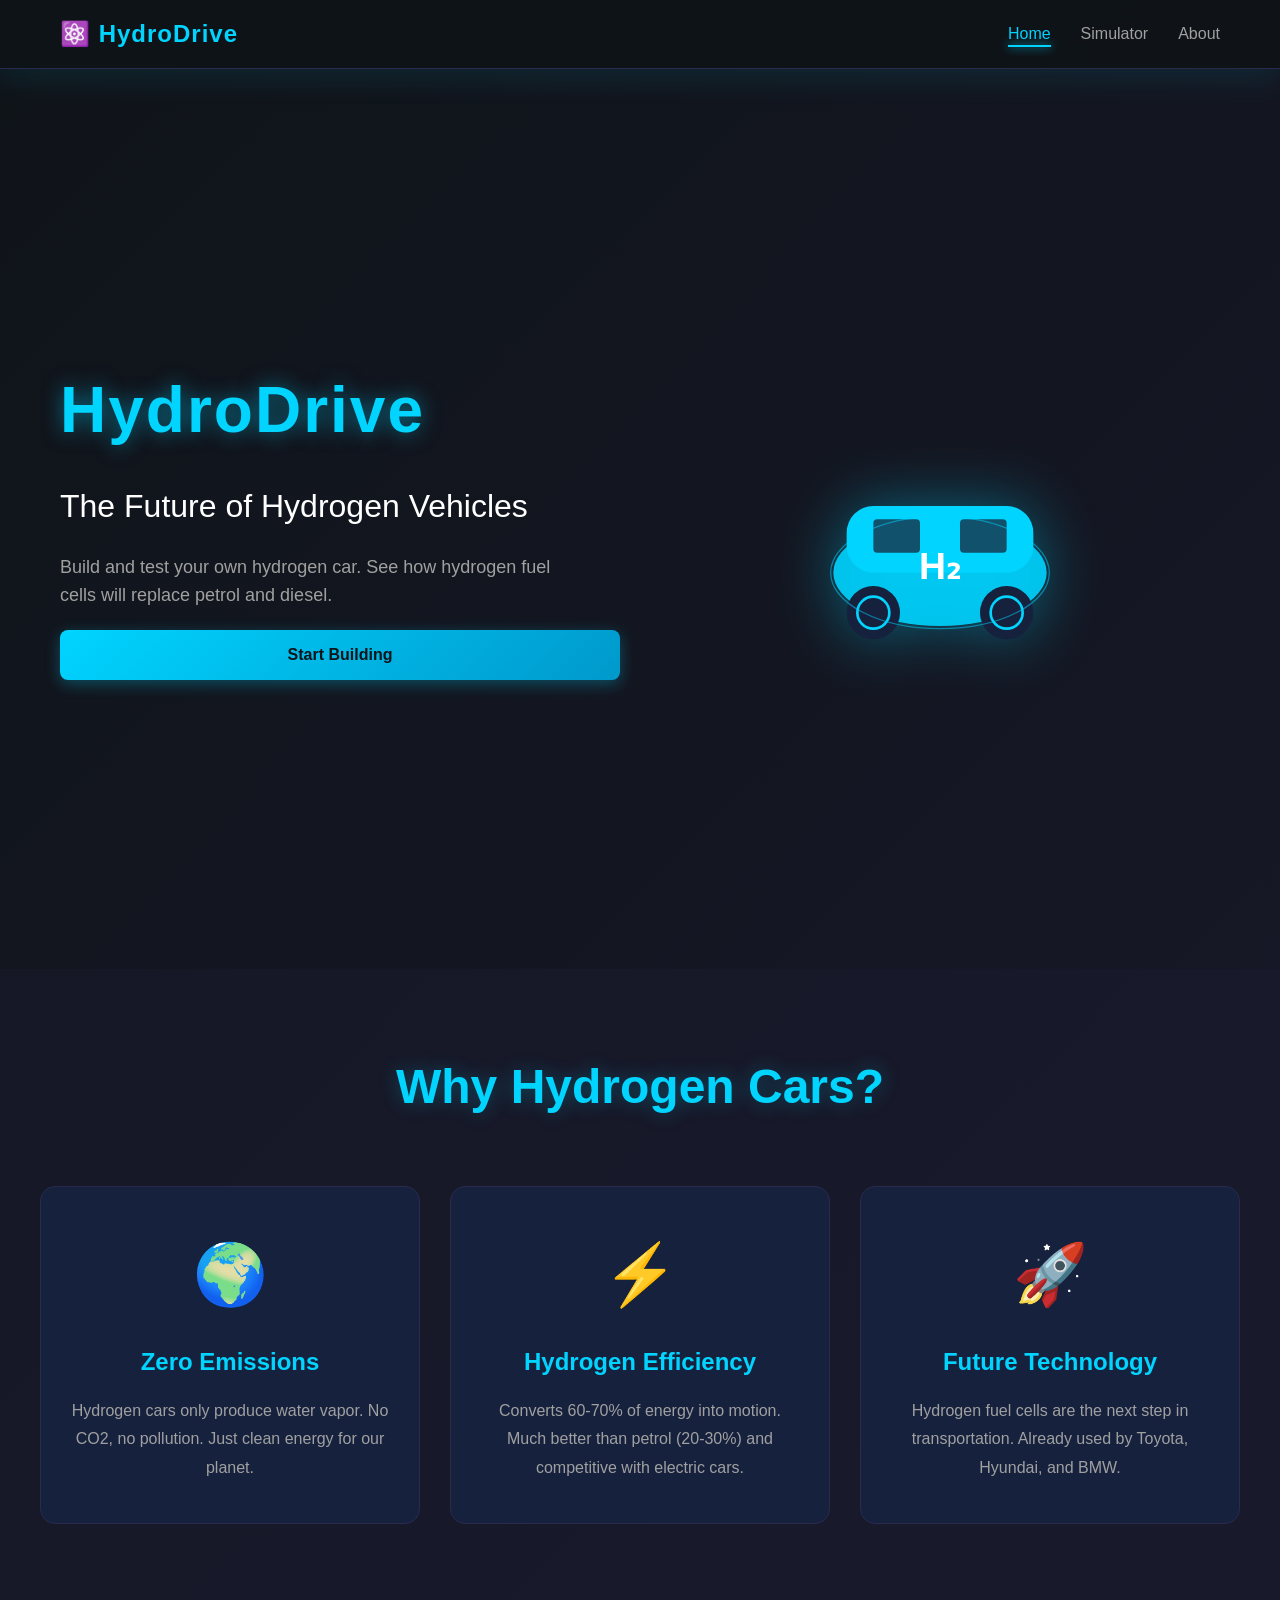
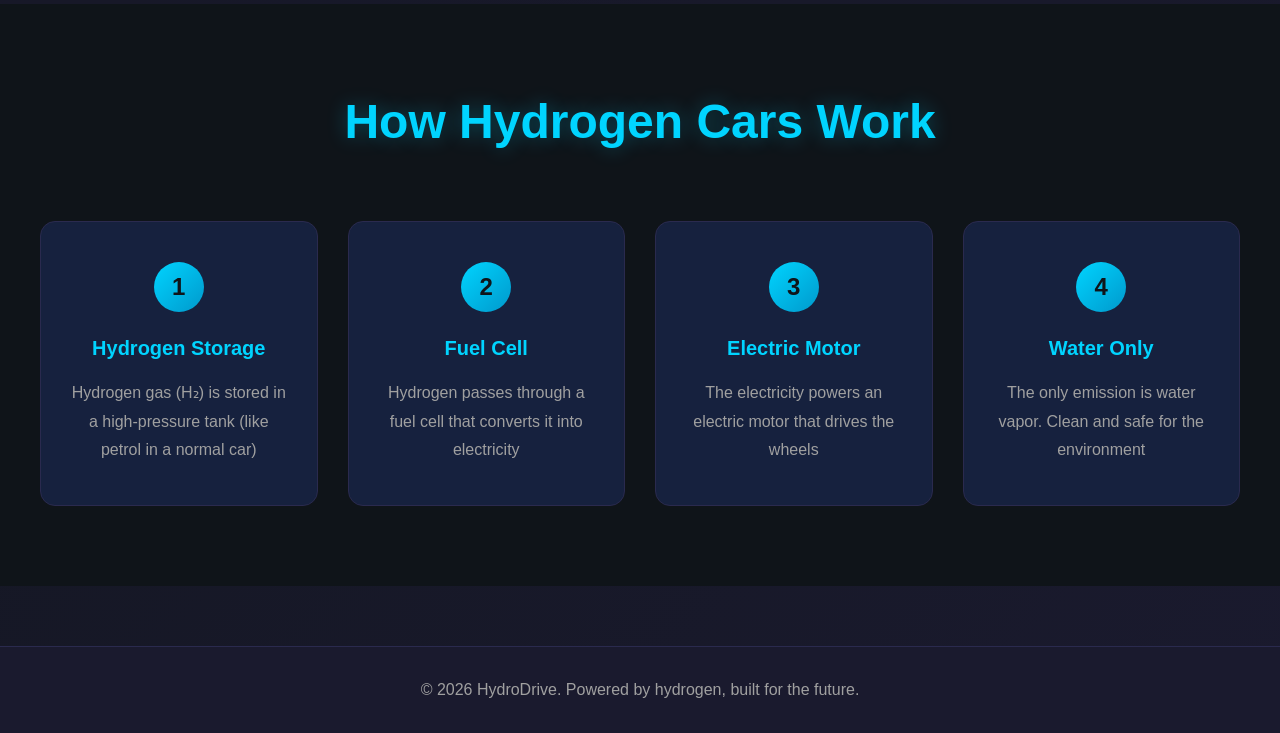
<file: index.html>
<!DOCTYPE html>
<html lang="en">
<head>
    <meta charset="UTF-8">
    <meta name="viewport" content="width=device-width, initial-scale=1.0">
    <title>HydroDrive - Hydrogen Car Builder</title>
    <link rel="stylesheet" href="style.css">
</head>
<body>
    <!-- Navigation Bar -->
    <nav class="navbar">
        <div class="nav-container">
            <div class="logo">⚛️ HydroDrive</div>
            <ul class="nav-menu">
                <li><a href="#home" class="nav-link active">Home</a></li>
                <li><a href="simulator.html" class="nav-link">Simulator</a></li>
                <li><a href="#about" class="nav-link">About</a></li>
            </ul>
            <div class="hamburger">
                <span></span>
                <span></span>
                <span></span>
            </div>
        </div>
    </nav>

    <!-- HOME PAGE -->
    <div id="home" class="page home-page active">
        <!-- Hero Section -->
        <section class="hero">
            <div class="hero-content">
                <h1 class="hero-title">HydroDrive</h1>
                <p class="hero-subtitle">The Future of Hydrogen Vehicles</p>
                <p class="hero-description">Build and test your own hydrogen car. See how hydrogen fuel cells will replace petrol and diesel.</p>
                <a href="simulator.html" class="btn btn-primary">Start Building</a>
            </div>
            <div class="hero-image">
                <svg viewBox="0 0 300 200" class="car-svg">
                    <!-- Car Body -->
                    <ellipse cx="150" cy="140" rx="80" ry="40" fill="#00d4ff" opacity="0.9"/>
                    <!-- Car Top -->
                    <rect x="80" y="90" width="140" height="50" rx="20" fill="#00d4ff"/>
                    <!-- Windows -->
                    <rect x="100" y="100" width="35" height="25" fill="#1a1a2e" opacity="0.7" rx="3"/>
                    <rect x="165" y="100" width="35" height="25" fill="#1a1a2e" opacity="0.7" rx="3"/>
                    <!-- Wheels -->
                    <circle cx="100" cy="170" r="20" fill="#16213e"/>
                    <circle cx="200" cy="170" r="20" fill="#16213e"/>
                    <!-- Wheel Details -->
                    <circle cx="100" cy="170" r="12" fill="none" stroke="#00d4ff" stroke-width="2"/>
                    <circle cx="200" cy="170" r="12" fill="none" stroke="#00d4ff" stroke-width="2"/>
                    <!-- H2 Symbol (Hydrogen) -->
                    <text x="150" y="145" text-anchor="middle" font-size="28" fill="#fff" font-weight="bold">H₂</text>
                    <!-- Glow effect -->
                    <ellipse cx="150" cy="140" rx="82" ry="42" fill="none" stroke="#00d4ff" stroke-width="1" opacity="0.5"/>
                </svg>
            </div>
        </section>

        <!-- Features Section -->
        <section class="features" id="about">
            <h2 class="section-title">Why Hydrogen Cars?</h2>
            <div class="features-grid">
                <!-- Feature 1 -->
                <div class="feature-card">
                    <div class="feature-icon">🌍</div>
                    <h3>Zero Emissions</h3>
                    <p>Hydrogen cars only produce water vapor. No CO2, no pollution. Just clean energy for our planet.</p>
                </div>
                <!-- Feature 2 -->
                <div class="feature-card">
                    <div class="feature-icon">⚡</div>
                    <h3>Hydrogen Efficiency</h3>
                    <p>Converts 60-70% of energy into motion. Much better than petrol (20-30%) and competitive with electric cars.</p>
                </div>
                <!-- Feature 3 -->
                <div class="feature-card">
                    <div class="feature-icon">🚀</div>
                    <h3>Future Technology</h3>
                    <p>Hydrogen fuel cells are the next step in transportation. Already used by Toyota, Hyundai, and BMW.</p>
                </div>
            </div>
        </section>

        <!-- How It Works Section -->
        <section class="how-it-works">
            <h2 class="section-title">How Hydrogen Cars Work</h2>
            <div class="steps-container">
                <div class="step">
                    <div class="step-number">1</div>
                    <h3>Hydrogen Storage</h3>
                    <p>Hydrogen gas (H₂) is stored in a high-pressure tank (like petrol in a normal car)</p>
                </div>
                <div class="step">
                    <div class="step-number">2</div>
                    <h3>Fuel Cell</h3>
                    <p>Hydrogen passes through a fuel cell that converts it into electricity</p>
                </div>
                <div class="step">
                    <div class="step-number">3</div>
                    <h3>Electric Motor</h3>
                    <p>The electricity powers an electric motor that drives the wheels</p>
                </div>
                <div class="step">
                    <div class="step-number">4</div>
                    <h3>Water Only</h3>
                    <p>The only emission is water vapor. Clean and safe for the environment</p>
                </div>
            </div>
        </section>
    </div>

    <!-- Footer -->
    <footer class="footer">
        <p>&copy; 2026 HydroDrive. Powered by hydrogen, built for the future.</p>
    </footer>

    <script src="script.js"></script>
</body>
</html>
</file>
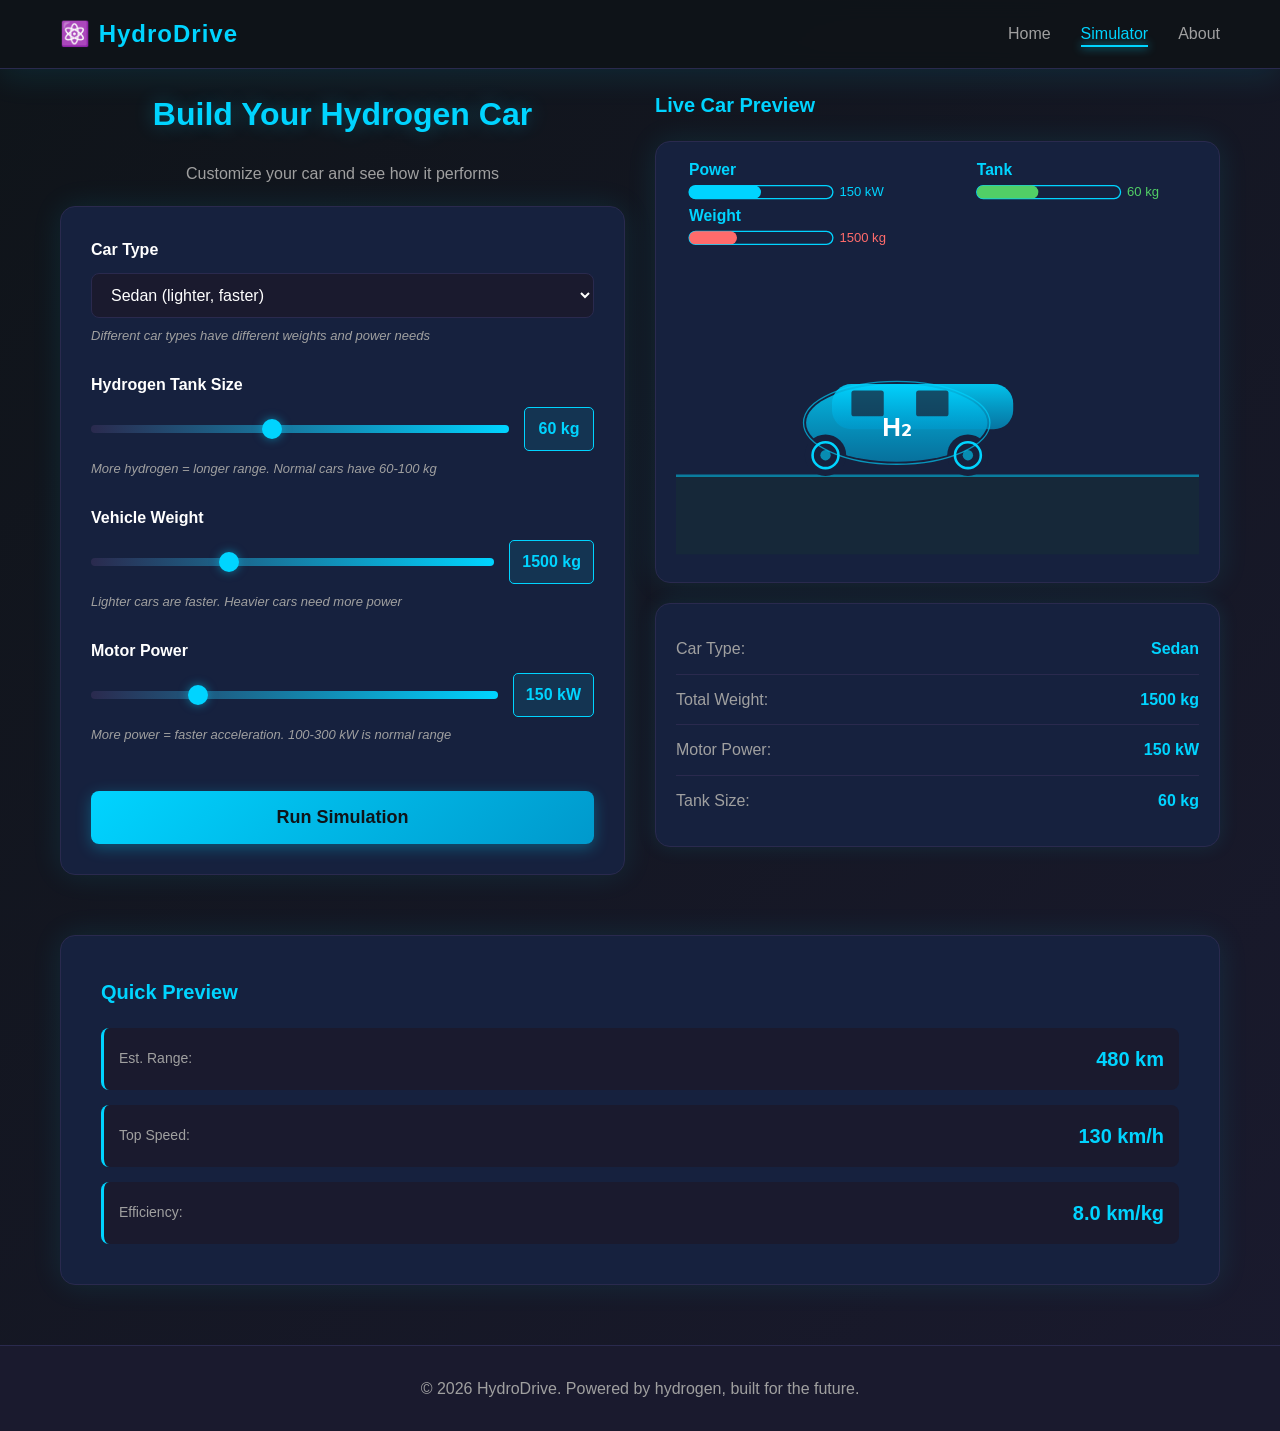
<file: simulator.html>
<!DOCTYPE html>
<html lang="en">
<head>
    <meta charset="UTF-8">
    <meta name="viewport" content="width=device-width, initial-scale=1.0">
    <title>HydroDrive - Hydrogen Car Builder</title>
    <link rel="stylesheet" href="style.css">
</head>
<body>
    <!-- Navigation Bar -->
    <nav class="navbar">
        <div class="nav-container">
            <div class="logo">⚛️ HydroDrive</div>
            <ul class="nav-menu">
                <li><a href="index.html" class="nav-link">Home</a></li>
                <li><a href="#" class="nav-link active">Simulator</a></li>
                <li><a href="index.html#about" class="nav-link">About</a></li>
            </ul>
            <div class="hamburger">
                <span></span>
                <span></span>
                <span></span>
            </div>
        </div>
    </nav>

    <!-- SIMULATOR PAGE -->
    <div id="simulator-page" class="page simulator-page active">
        <div class="page-container">
            <!-- Builder and Car Preview Layout -->
            <div class="builder-and-preview">
                <!-- Builder Panel (Left) -->
                <section class="builder-section">
                    <h2 class="section-title">Build Your Hydrogen Car</h2>
                    <p class="section-description">Customize your car and see how it performs</p>

                    <div class="builder-panel">
                        <!-- Car Type Selection -->
                        <div class="control-group">
                            <label for="carType">Car Type</label>
                            <select id="carType" class="input-select">
                                <option value="sedan">Sedan (lighter, faster)</option>
                                <option value="suv">SUV (heavier, more power)</option>
                                <option value="sports">Sports Car (lightest, most speed)</option>
                            </select>
                            <p class="input-info">Different car types have different weights and power needs</p>
                        </div>

                        <!-- Hydrogen Tank Size -->
                        <div class="control-group">
                            <label for="tankSize">Hydrogen Tank Size</label>
                            <div class="slider-container">
                                <input type="range" id="tankSize" min="30" max="100" value="60" class="input-slider">
                                <span class="slider-value" id="tankValue">60 kg</span>
                            </div>
                            <p class="input-info">More hydrogen = longer range. Normal cars have 60-100 kg</p>
                        </div>

                        <!-- Vehicle Weight -->
                        <div class="control-group">
                            <label for="weight">Vehicle Weight</label>
                            <div class="slider-container">
                                <input type="range" id="weight" min="1000" max="2500" step="100" value="1500" class="input-slider">
                                <span class="slider-value" id="weightValue">1500 kg</span>
                            </div>
                            <p class="input-info">Lighter cars are faster. Heavier cars need more power</p>
                        </div>

                        <!-- Motor Power -->
                        <div class="control-group">
                            <label for="motorPower">Motor Power</label>
                            <div class="slider-container">
                                <input type="range" id="motorPower" min="100" max="300" step="10" value="150" class="input-slider">
                                <span class="slider-value" id="motorValue">150 kW</span>
                            </div>
                            <p class="input-info">More power = faster acceleration. 100-300 kW is normal range</p>
                        </div>

                        <!-- Run Simulation Button -->
                        <button class="btn btn-primary btn-large" id="runSimBtn">Run Simulation</button>
                    </div>
                </section>

                <!-- Car Model Preview (Right) -->
                <section class="car-preview-section">
                    <h3>Live Car Preview</h3>
                    <div class="car-model-container">
                        <svg id="carModel" class="car-model" viewBox="0 0 400 300">
                            <!-- Background -->
                            <defs>
                                <linearGradient id="carGradient" x1="0%" y1="0%" x2="0%" y2="100%">
                                    <stop offset="0%" style="stop-color:#00d4ff;stop-opacity:0.9" />
                                    <stop offset="100%" style="stop-color:#0099cc;stop-opacity:0.7" />
                                </linearGradient>
                            </defs>

                            <!-- Ground/Track -->
                            <rect x="0" y="240" width="400" height="60" fill="#1a3a2e" opacity="0.3"/>
                            <line x1="0" y1="240" x2="400" y2="240" stroke="#00d4ff" stroke-width="2" opacity="0.5"/>
                            
                            <!-- Car Group -->
                            <g id="carGroup" transform="translate(50, 150)">
                                <!-- Car Body -->
                                <ellipse id="carBody" cx="120" cy="50" rx="70" ry="30" fill="url(#carGradient)" opacity="0.95"/>
                                
                                <!-- Car Top/Cabin -->
                                <rect id="carTop" x="70" y="20" width="100" height="35" rx="15" fill="url(#carGradient)"/>
                                
                                <!-- Windows -->
                                <rect id="window1" x="85" y="25" width="25" height="20" fill="#1a1a2e" opacity="0.7" rx="2"/>
                                <rect id="window2" x="135" y="25" width="25" height="20" fill="#1a1a2e" opacity="0.7" rx="2"/>
                                
                                <!-- Wheels -->
                                <g id="wheel1">
                                    <circle cx="65" cy="75" r="16" fill="#16213e"/>
                                    <circle cx="65" cy="75" r="10" fill="none" stroke="#00d4ff" stroke-width="2"/>
                                    <circle cx="65" cy="75" r="4" fill="#00d4ff" opacity="0.6"/>
                                </g>
                                <g id="wheel2">
                                    <circle cx="175" cy="75" r="16" fill="#16213e"/>
                                    <circle cx="175" cy="75" r="10" fill="none" stroke="#00d4ff" stroke-width="2"/>
                                    <circle cx="175" cy="75" r="4" fill="#00d4ff" opacity="0.6"/>
                                </g>
                                
                                <!-- Hydrogen Symbol -->
                                <text id="hydrogenSymbol" x="120" y="60" text-anchor="middle" font-size="20" fill="#fff" font-weight="bold">H₂</text>
                                
                                <!-- Glow effect -->
                                <ellipse id="carGlow" cx="120" cy="50" rx="72" ry="32" fill="none" stroke="#00d4ff" stroke-width="1" opacity="0.5"/>
                            </g>
                            
                            <!-- Performance Indicators -->
                            <g id="perfBars" transform="translate(10, 10)">
                                <!-- Power Bar -->
                                <text x="0" y="0" font-size="12" fill="#00d4ff" font-weight="bold">Power</text>
                                <rect x="0" y="8" width="110" height="10" fill="none" stroke="#00d4ff" stroke-width="1" rx="5"/>
                                <rect id="powerBar" x="0" y="8" width="55" height="10" fill="#00d4ff" rx="5"/>
                                <text id="powerText" x="115" y="16" font-size="10" fill="#00d4ff">150 kW</text>
                                
                                <!-- Weight Bar -->
                                <text x="0" y="35" font-size="12" fill="#00d4ff" font-weight="bold">Weight</text>
                                <rect x="0" y="43" width="110" height="10" fill="none" stroke="#00d4ff" stroke-width="1" rx="5"/>
                                <rect id="weightBar" x="0" y="43" width="55" height="10" fill="#ff6b6b" rx="5"/>
                                <text id="weightText" x="115" y="51" font-size="10" fill="#ff6b6b">1500 kg</text>
                                
                                <!-- Tank Bar -->
                                <text x="220" y="0" font-size="12" fill="#00d4ff" font-weight="bold">Tank</text>
                                <rect x="220" y="8" width="110" height="10" fill="none" stroke="#00d4ff" stroke-width="1" rx="5"/>
                                <rect id="tankBar" x="220" y="8" width="55" height="10" fill="#51cf66" rx="5"/>
                                <text id="tankText" x="335" y="16" font-size="10" fill="#51cf66">60 kg</text>
                            </g>
                        </svg>
                    </div>
                    
                    <!-- Car Info Display -->
                    <div class="car-info-display">
                        <div class="info-row">
                            <span class="info-label">Car Type:</span>
                            <span class="info-value" id="displayCarType">Sedan</span>
                        </div>
                        <div class="info-row">
                            <span class="info-label">Total Weight:</span>
                            <span class="info-value" id="displayWeight">1500 kg</span>
                        </div>
                        <div class="info-row">
                            <span class="info-label">Motor Power:</span>
                            <span class="info-value" id="displayPower">150 kW</span>
                        </div>
                        <div class="info-row">
                            <span class="info-label">Tank Size:</span>
                            <span class="info-value" id="displayTank">60 kg</span>
                        </div>
                    </div>
                </section>
            </div>

            <!-- Live Stats Preview -->
            <section class="preview-section">
                <h3>Quick Preview</h3>
                <div class="preview-stats">
                    <div class="preview-stat">
                        <span class="preview-label">Est. Range:</span>
                        <span class="preview-value" id="previewRange">480 km</span>
                    </div>
                    <div class="preview-stat">
                        <span class="preview-label">Top Speed:</span>
                        <span class="preview-value" id="previewSpeed">180 km/h</span>
                    </div>
                    <div class="preview-stat">
                        <span class="preview-label">Efficiency:</span>
                        <span class="preview-value" id="previewEfficiency">8 km/kg</span>
                    </div>
                </div>
            </section>
        </div>
    </div>

    <!-- RESULTS DASHBOARD PAGE -->
    <div id="results-page" class="page results-page">
        <div class="page-container">
            <h2 class="section-title">Simulation Results</h2>
            <p class="section-description">Your custom hydrogen car performance</p>

            <div class="results-grid">
                <!-- Speedometer -->
                <div class="result-card">
                    <h3>Top Speed</h3>
                    <div class="speedometer-container">
                        <svg class="speedometer" viewBox="0 0 200 200">
                            <!-- Speed gauge background -->
                            <circle cx="100" cy="100" r="95" fill="none" stroke="#1a1a2e" stroke-width="3"/>
                            <!-- Speed gauge colored part -->
                            <circle cx="100" cy="100" r="95" fill="none" stroke="#00d4ff" stroke-width="8" 
                                    stroke-dasharray="300" stroke-dashoffset="300" 
                                    id="speedGauge" opacity="0.5"/>
                            <!-- Needle -->
                            <line x1="100" y1="100" x2="100" y2="20" stroke="#00d4ff" stroke-width="3" 
                                  id="speedNeedle" stroke-linecap="round"/>
                            <!-- Center circle -->
                            <circle cx="100" cy="100" r="8" fill="#00d4ff"/>
                            <!-- Speed text -->
                            <text x="100" y="155" text-anchor="middle" font-size="24" fill="#00d4ff" font-weight="bold" 
                                  id="speedText">0 km/h</text>
                        </svg>
                    </div>
                </div>

                <!-- Range Display -->
                <div class="result-card">
                    <h3>Estimated Range</h3>
                    <div class="range-container">
                        <div class="range-bar">
                            <div class="range-fill" id="rangeFill"></div>
                        </div>
                        <p class="range-text" id="rangeText">0 km</p>
                        <p class="range-info">How far you can drive on a full tank</p>
                    </div>
                </div>

                <!-- Efficiency Display -->
                <div class="result-card">
                    <h3>Fuel Efficiency</h3>
                    <div class="efficiency-container">
                        <div class="efficiency-value" id="efficiencyText">0 km/kg</div>
                        <p class="efficiency-info">How many km per kg of hydrogen</p>
                        <div class="efficiency-bar">
                            <div class="efficiency-fill" id="efficiencyFill"></div>
                        </div>
                    </div>
                </div>

                <!-- CO2 Savings -->
                <div class="result-card">
                    <h3>CO2 Savings vs Petrol</h3>
                    <div class="savings-container">
                        <div class="savings-value" id="savingsText">0 tons</div>
                        <p class="savings-info">CO2 you save by using hydrogen yearly</p>
                        <div class="savings-bar">
                            <div class="savings-fill" id="savingsFill"></div>
                        </div>
                    </div>
                </div>
            </div>

            <!-- Detailed Stats -->
            <div class="detailed-stats">
                <h3>Detailed Specifications</h3>
                <div class="stats-table">
                    <div class="stat-row">
                        <span class="stat-label">Car Type:</span>
                        <span class="stat-value" id="statCarType">-</span>
                    </div>
                    <div class="stat-row">
                        <span class="stat-label">Tank Size:</span>
                        <span class="stat-value" id="statTankSize">-</span>
                    </div>
                    <div class="stat-row">
                        <span class="stat-label">Vehicle Weight:</span>
                        <span class="stat-value" id="statWeight">-</span>
                    </div>
                    <div class="stat-row">
                        <span class="stat-label">Motor Power:</span>
                        <span class="stat-value" id="statMotorPower">-</span>
                    </div>
                    <div class="stat-row">
                        <span class="stat-label">Acceleration (0-100):</span>
                        <span class="stat-value" id="statAccel">-</span>
                    </div>
                </div>
            </div>

            <!-- Button to go back -->
            <button class="btn btn-secondary" id="backBtn">Back to Builder</button>
        </div>
    </div>

    <!-- Footer -->
    <footer class="footer">
        <p>&copy; 2026 HydroDrive. Powered by hydrogen, built for the future.</p>
    </footer>

    <script src="script.js"></script>
</body>
</html>
</file>
<file: style.css>
/* ===== CSS VARIABLES (Colors and Sizing) ===== */
:root {
    --primary: #00d4ff;        /* Neon cyan/blue */
    --secondary: #0099cc;      /* Darker blue */
    --dark: #0f1419;           /* Very dark background */
    --darker: #1a1a2e;         /* Darker background */
    --card: #16213e;           /* Card background */
    --text: #ffffff;           /* White text */
    --text-gray: #a0a0a0;      /* Gray text */
    --border: #2a2a4e;         /* Border color */
}

/* ===== RESET AND GLOBAL STYLES ===== */
* {
    margin: 0;
    padding: 0;
    box-sizing: border-box;
}

html {
    scroll-behavior: smooth;
}

body {
    font-family: 'Segoe UI', Tahoma, Geneva, Verdana, sans-serif;
    background: linear-gradient(135deg, var(--dark) 0%, var(--darker) 100%);
    color: var(--text);
    line-height: 1.6;
    overflow-x: hidden;
}

.page-container {
    max-width: 1200px;
    margin: 0 auto;
    padding: 0 20px;
}

/* ===== NAVIGATION BAR ===== */
.navbar {
    position: sticky;
    top: 0;
    z-index: 1000;
    background: rgba(15, 20, 25, 0.95);
    backdrop-filter: blur(10px);
    border-bottom: 1px solid var(--border);
    padding: 15px 0;
    box-shadow: 0 8px 32px rgba(0, 212, 255, 0.1);
}

.nav-container {
    max-width: 1200px;
    margin: 0 auto;
    padding: 0 20px;
    display: flex;
    justify-content: space-between;
    align-items: center;
}

.logo {
    font-size: 24px;
    font-weight: bold;
    color: var(--primary);
    text-decoration: none;
    letter-spacing: 1px;
    transition: all 0.3s ease;
}

.logo:hover {
    text-shadow: 0 0 10px var(--primary);
    transform: scale(1.05);
}

.nav-menu {
    display: flex;
    list-style: none;
    gap: 30px;
}

.nav-link {
    color: var(--text-gray);
    text-decoration: none;
    font-weight: 500;
    transition: all 0.3s ease;
    position: relative;
}

.nav-link:hover,
.nav-link.active {
    color: var(--primary);
}

.nav-link.active::after {
    content: '';
    position: absolute;
    bottom: -5px;
    left: 0;
    width: 100%;
    height: 2px;
    background: var(--primary);
    box-shadow: 0 0 10px var(--primary);
}

.hamburger {
    display: none;
    flex-direction: column;
    gap: 6px;
    cursor: pointer;
}

.hamburger span {
    width: 25px;
    height: 3px;
    background: var(--primary);
    border-radius: 2px;
    transition: all 0.3s ease;
}

/* ===== HERO SECTION (HOME PAGE) ===== */
.hero {
    display: grid;
    grid-template-columns: 1fr 1fr;
    gap: 40px;
    align-items: center;
    min-height: 100vh;
    padding: 60px 20px;
    max-width: 1200px;
    margin: 0 auto;
}

.hero-content {
    display: flex;
    flex-direction: column;
    gap: 20px;
}

.hero-title {
    font-size: 64px;
    font-weight: bold;
    color: var(--primary);
    text-shadow: 0 0 20px rgba(0, 212, 255, 0.5);
    letter-spacing: 2px;
}

.hero-subtitle {
    font-size: 32px;
    color: var(--text);
    font-weight: 300;
}

.hero-description {
    font-size: 18px;
    color: var(--text-gray);
    max-width: 500px;
}

.hero-image {
    display: flex;
    justify-content: center;
    align-items: center;
    min-height: 400px;
}

.car-svg {
    width: 100%;
    max-width: 400px;
    height: auto;
    filter: drop-shadow(0 0 30px rgba(0, 212, 255, 0.4));
    animation: float 3s ease-in-out infinite;
}

@keyframes float {
    0%, 100% {
        transform: translateY(0px);
    }
    50% {
        transform: translateY(-30px);
    }
}

/* ===== BUTTONS ===== */
.btn {
    padding: 12px 30px;
    border: none;
    border-radius: 8px;
    font-size: 16px;
    font-weight: bold;
    cursor: pointer;
    transition: all 0.3s ease;
    text-decoration: none;
    display: inline-block;
    text-align: center;
}

.btn-primary {
    background: linear-gradient(135deg, var(--primary), var(--secondary));
    color: var(--dark);
    box-shadow: 0 4px 15px rgba(0, 212, 255, 0.3);
}

.btn-primary:hover {
    transform: translateY(-2px);
    box-shadow: 0 8px 25px rgba(0, 212, 255, 0.5);
    text-shadow: none;
}

.btn-primary:active {
    transform: translateY(0);
}

.btn-secondary {
    background: var(--card);
    color: var(--text);
    border: 1px solid var(--border);
}

.btn-secondary:hover {
    border-color: var(--primary);
    color: var(--primary);
    box-shadow: 0 0 10px rgba(0, 212, 255, 0.3);
}

.btn-large {
    width: 100%;
    padding: 16px 30px;
    font-size: 18px;
    margin-top: 20px;
}

/* ===== FEATURES SECTION ===== */
.features {
    padding: 80px 20px;
    background: rgba(26, 26, 46, 0.5);
}

.section-title {
    text-align: center;
    font-size: 48px;
    margin-bottom: 60px;
    color: var(--primary);
    text-shadow: 0 0 20px rgba(0, 212, 255, 0.3);
}

.section-description {
    text-align: center;
    color: var(--text-gray);
    margin-bottom: 40px;
    font-size: 18px;
}

.features-grid {
    max-width: 1200px;
    margin: 0 auto;
    display: grid;
    grid-template-columns: repeat(auto-fit, minmax(300px, 1fr));
    gap: 30px;
}

.feature-card {
    background: var(--card);
    border: 1px solid var(--border);
    border-radius: 15px;
    padding: 40px 30px;
    text-align: center;
    transition: all 0.3s ease;
    cursor: pointer;
}

.feature-card:hover {
    border-color: var(--primary);
    box-shadow: 0 0 30px rgba(0, 212, 255, 0.2);
    transform: translateY(-10px);
    background: rgba(22, 33, 62, 0.8);
}

.feature-icon {
    font-size: 60px;
    margin-bottom: 20px;
    display: inline-block;
}

.feature-card h3 {
    font-size: 24px;
    color: var(--primary);
    margin-bottom: 15px;
}

.feature-card p {
    color: var(--text-gray);
    line-height: 1.8;
}

/* ===== HOW IT WORKS SECTION ===== */
.how-it-works {
    padding: 80px 20px;
    background: var(--dark);
}

.steps-container {
    max-width: 1200px;
    margin: 0 auto;
    display: grid;
    grid-template-columns: repeat(auto-fit, minmax(250px, 1fr));
    gap: 30px;
}

.step {
    background: var(--card);
    border: 1px solid var(--border);
    border-radius: 15px;
    padding: 40px 30px;
    text-align: center;
    transition: all 0.3s ease;
    position: relative;
}

.step:hover {
    border-color: var(--primary);
    box-shadow: 0 0 20px rgba(0, 212, 255, 0.2);
}

.step-number {
    width: 50px;
    height: 50px;
    background: linear-gradient(135deg, var(--primary), var(--secondary));
    border-radius: 50%;
    display: flex;
    align-items: center;
    justify-content: center;
    font-size: 24px;
    font-weight: bold;
    color: var(--dark);
    margin: 0 auto 20px;
}

.step h3 {
    color: var(--primary);
    margin-bottom: 15px;
    font-size: 20px;
}

.step p {
    color: var(--text-gray);
    line-height: 1.8;
}

/* ===== BUILDER AND PREVIEW LAYOUT ===== */
.builder-and-preview {
    display: grid;
    grid-template-columns: 1fr 1fr;
    gap: 30px;
    margin-bottom: 40px;
}

/* ===== BUILDER SECTION (SIMULATOR PAGE) ===== */
.builder-section {
    padding: 20px 0;
}

.builder-section .section-title {
    font-size: 32px;
    margin-bottom: 20px;
}

.builder-section .section-description {
    margin-bottom: 20px;
    font-size: 16px;
}

.builder-panel {
    background: var(--card);
    border: 1px solid var(--border);
    border-radius: 15px;
    padding: 30px;
    box-shadow: 0 0 30px rgba(0, 212, 255, 0.1);
}

.control-group {
    margin-bottom: 25px;
}

.control-group label {
    display: block;
    color: var(--text);
    font-weight: 600;
    margin-bottom: 10px;
    font-size: 16px;
}

.input-select {
    width: 100%;
    padding: 12px 15px;
    background: var(--darker);
    border: 1px solid var(--border);
    border-radius: 8px;
    color: var(--text);
    font-size: 16px;
    cursor: pointer;
    transition: all 0.3s ease;
}

.input-select:focus {
    outline: none;
    border-color: var(--primary);
    box-shadow: 0 0 10px rgba(0, 212, 255, 0.2);
}

.input-select option {
    background: var(--darker);
    color: var(--text);
}

.slider-container {
    display: flex;
    align-items: center;
    gap: 15px;
}

.input-slider {
    flex: 1;
    height: 8px;
    border-radius: 5px;
    background: linear-gradient(90deg, var(--border), var(--primary));
    outline: none;
    -webkit-appearance: none;
    cursor: pointer;
    transition: all 0.3s ease;
}

.input-slider::-webkit-slider-thumb {
    -webkit-appearance: none;
    width: 20px;
    height: 20px;
    border-radius: 50%;
    background: var(--primary);
    cursor: pointer;
    box-shadow: 0 0 10px rgba(0, 212, 255, 0.5);
    transition: all 0.3s ease;
}

.input-slider::-webkit-slider-thumb:hover {
    box-shadow: 0 0 20px rgba(0, 212, 255, 0.8);
    transform: scale(1.2);
}

.input-slider::-moz-range-thumb {
    width: 20px;
    height: 20px;
    border-radius: 50%;
    background: var(--primary);
    cursor: pointer;
    border: none;
    box-shadow: 0 0 10px rgba(0, 212, 255, 0.5);
    transition: all 0.3s ease;
}

.slider-value {
    min-width: 70px;
    background: rgba(0, 212, 255, 0.1);
    border: 1px solid var(--primary);
    border-radius: 5px;
    padding: 8px 12px;
    color: var(--primary);
    font-weight: bold;
    text-align: center;
}

.input-info {
    font-size: 13px;
    color: var(--text-gray);
    margin-top: 8px;
    font-style: italic;
}

/* ===== CAR PREVIEW SECTION ===== */
.car-preview-section {
    padding: 20px 0;
}

.car-preview-section h3 {
    color: var(--primary);
    margin-bottom: 20px;
    font-size: 20px;
}

.car-model-container {
    background: var(--card);
    border: 1px solid var(--border);
    border-radius: 15px;
    padding: 20px;
    margin-bottom: 20px;
    box-shadow: 0 0 30px rgba(0, 212, 255, 0.1);
}

.car-model {
    width: 100%;
    height: auto;
    min-height: 250px;
}

.car-info-display {
    background: var(--card);
    border: 1px solid var(--border);
    border-radius: 15px;
    padding: 20px;
    box-shadow: 0 0 20px rgba(0, 212, 255, 0.1);
}

.info-row {
    display: flex;
    justify-content: space-between;
    align-items: center;
    padding: 12px 0;
    border-bottom: 1px solid var(--border);
}

.info-row:last-child {
    border-bottom: none;
}

.info-label {
    color: var(--text-gray);
    font-weight: 500;
}

.info-value {
    color: var(--primary);
    font-weight: bold;
    font-size: 16px;
}

/* ===== PREVIEW SECTION ===== */
.preview-section {
    padding: 40px;
    background: var(--card);
    border: 1px solid var(--border);
    border-radius: 15px;
    box-shadow: 0 0 30px rgba(0, 212, 255, 0.1);
}

.preview-section h3 {
    color: var(--primary);
    margin-bottom: 20px;
    font-size: 20px;
}

.preview-stats {
    display: grid;
    gap: 15px;
}

.preview-stat {
    display: flex;
    justify-content: space-between;
    align-items: center;
    background: var(--darker);
    padding: 15px;
    border-radius: 8px;
    border-left: 3px solid var(--primary);
}

.preview-label {
    color: var(--text-gray);
    font-size: 14px;
}

.preview-value {
    color: var(--primary);
    font-size: 20px;
    font-weight: bold;
}

/* ===== RESULTS PAGE ===== */
.results-grid {
    display: grid;
    grid-template-columns: repeat(auto-fit, minmax(300px, 1fr));
    gap: 30px;
    margin: 40px 0;
}

.result-card {
    background: var(--card);
    border: 1px solid var(--border);
    border-radius: 15px;
    padding: 30px;
    text-align: center;
    transition: all 0.3s ease;
}

.result-card:hover {
    border-color: var(--primary);
    box-shadow: 0 0 30px rgba(0, 212, 255, 0.2);
}

.result-card h3 {
    color: var(--primary);
    margin-bottom: 20px;
    font-size: 20px;
}

/* ===== SPEEDOMETER ===== */
.speedometer-container {
    padding: 20px 0;
}

.speedometer {
    width: 100%;
    max-width: 200px;
    height: auto;
    margin: 0 auto;
}

/* ===== RANGE DISPLAY ===== */
.range-container {
    padding: 20px 0;
}

.range-bar {
    width: 100%;
    height: 30px;
    background: var(--darker);
    border-radius: 15px;
    overflow: hidden;
    margin: 20px 0;
    border: 1px solid var(--border);
}

.range-fill {
    height: 100%;
    background: linear-gradient(90deg, var(--primary), var(--secondary));
    width: 0%;
    transition: width 1s ease;
    border-radius: 15px;
}

.range-text {
    color: var(--primary);
    font-size: 28px;
    font-weight: bold;
    margin: 10px 0;
}

.range-info {
    color: var(--text-gray);
    font-size: 14px;
}

/* ===== EFFICIENCY DISPLAY ===== */
.efficiency-container {
    padding: 20px 0;
}

.efficiency-value {
    color: var(--primary);
    font-size: 28px;
    font-weight: bold;
    margin: 10px 0;
}

.efficiency-info {
    color: var(--text-gray);
    font-size: 14px;
    margin-bottom: 15px;
}

.efficiency-bar {
    width: 100%;
    height: 25px;
    background: var(--darker);
    border-radius: 12px;
    overflow: hidden;
    border: 1px solid var(--border);
}

.efficiency-fill {
    height: 100%;
    background: linear-gradient(90deg, #51cf66, #00d4ff);
    width: 0%;
    transition: width 1s ease;
}

/* ===== CO2 SAVINGS DISPLAY ===== */
.savings-container {
    padding: 20px 0;
}

.savings-value {
    color: #51cf66;
    font-size: 28px;
    font-weight: bold;
    margin: 10px 0;
}

.savings-info {
    color: var(--text-gray);
    font-size: 14px;
    margin-bottom: 15px;
}

.savings-bar {
    width: 100%;
    height: 25px;
    background: var(--darker);
    border-radius: 12px;
    overflow: hidden;
    border: 1px solid var(--border);
}

.savings-fill {
    height: 100%;
    background: linear-gradient(90deg, #51cf66, #69db7c);
    width: 0%;
    transition: width 1s ease;
}

/* ===== DETAILED STATS ===== */
.detailed-stats {
    background: var(--card);
    border: 1px solid var(--border);
    border-radius: 15px;
    padding: 30px;
    margin: 40px 0;
}

.detailed-stats h3 {
    color: var(--primary);
    margin-bottom: 20px;
    font-size: 20px;
}

.stats-table {
    display: grid;
    gap: 15px;
}

.stat-row {
    display: flex;
    justify-content: space-between;
    align-items: center;
    padding: 12px 0;
    border-bottom: 1px solid var(--border);
}

.stat-row:last-child {
    border-bottom: none;
}

.stat-label {
    color: var(--text-gray);
    font-weight: 500;
}

.stat-value {
    color: var(--primary);
    font-weight: bold;
}

/* ===== FOOTER ===== */
.footer {
    background: var(--darker);
    border-top: 1px solid var(--border);
    padding: 30px 20px;
    text-align: center;
    color: var(--text-gray);
    margin-top: 60px;
}

/* ===== PAGE VISIBILITY ===== */
.page {
    display: none;
}

.page.active {
    display: block;
}

/* ===== RESPONSIVE DESIGN ===== */
@media (max-width: 1024px) {
    .builder-and-preview {
        grid-template-columns: 1fr;
    }
}

@media (max-width: 768px) {
    .hamburger {
        display: flex;
    }

    .nav-menu {
        display: none;
    }

    .hero {
        grid-template-columns: 1fr;
        min-height: auto;
        padding: 40px 20px;
    }

    .hero-title {
        font-size: 40px;
    }

    .hero-subtitle {
        font-size: 24px;
    }

    .hero-image {
        min-height: 300px;
    }

    .section-title {
        font-size: 36px;
    }

    .features-grid,
    .steps-container,
    .results-grid {
        grid-template-columns: 1fr;
    }

    .builder-panel {
        padding: 20px;
    }

    .preview-section {
        padding: 20px;
    }

    .nav-menu.active {
        display: flex;
        flex-direction: column;
        position: absolute;
        top: 60px;
        left: 0;
        right: 0;
        background: var(--darker);
        padding: 20px;
        gap: 15px;
    }
}

@media (max-width: 480px) {
    .hero-title {
        font-size: 32px;
    }

    .hero-subtitle {
        font-size: 18px;
    }

    .section-title {
        font-size: 28px;
    }

    .builder-panel {
        padding: 15px;
    }

    .result-card {
        padding: 15px;
    }

    .builder-and-preview {
        gap: 15px;
    }
}
</file>
